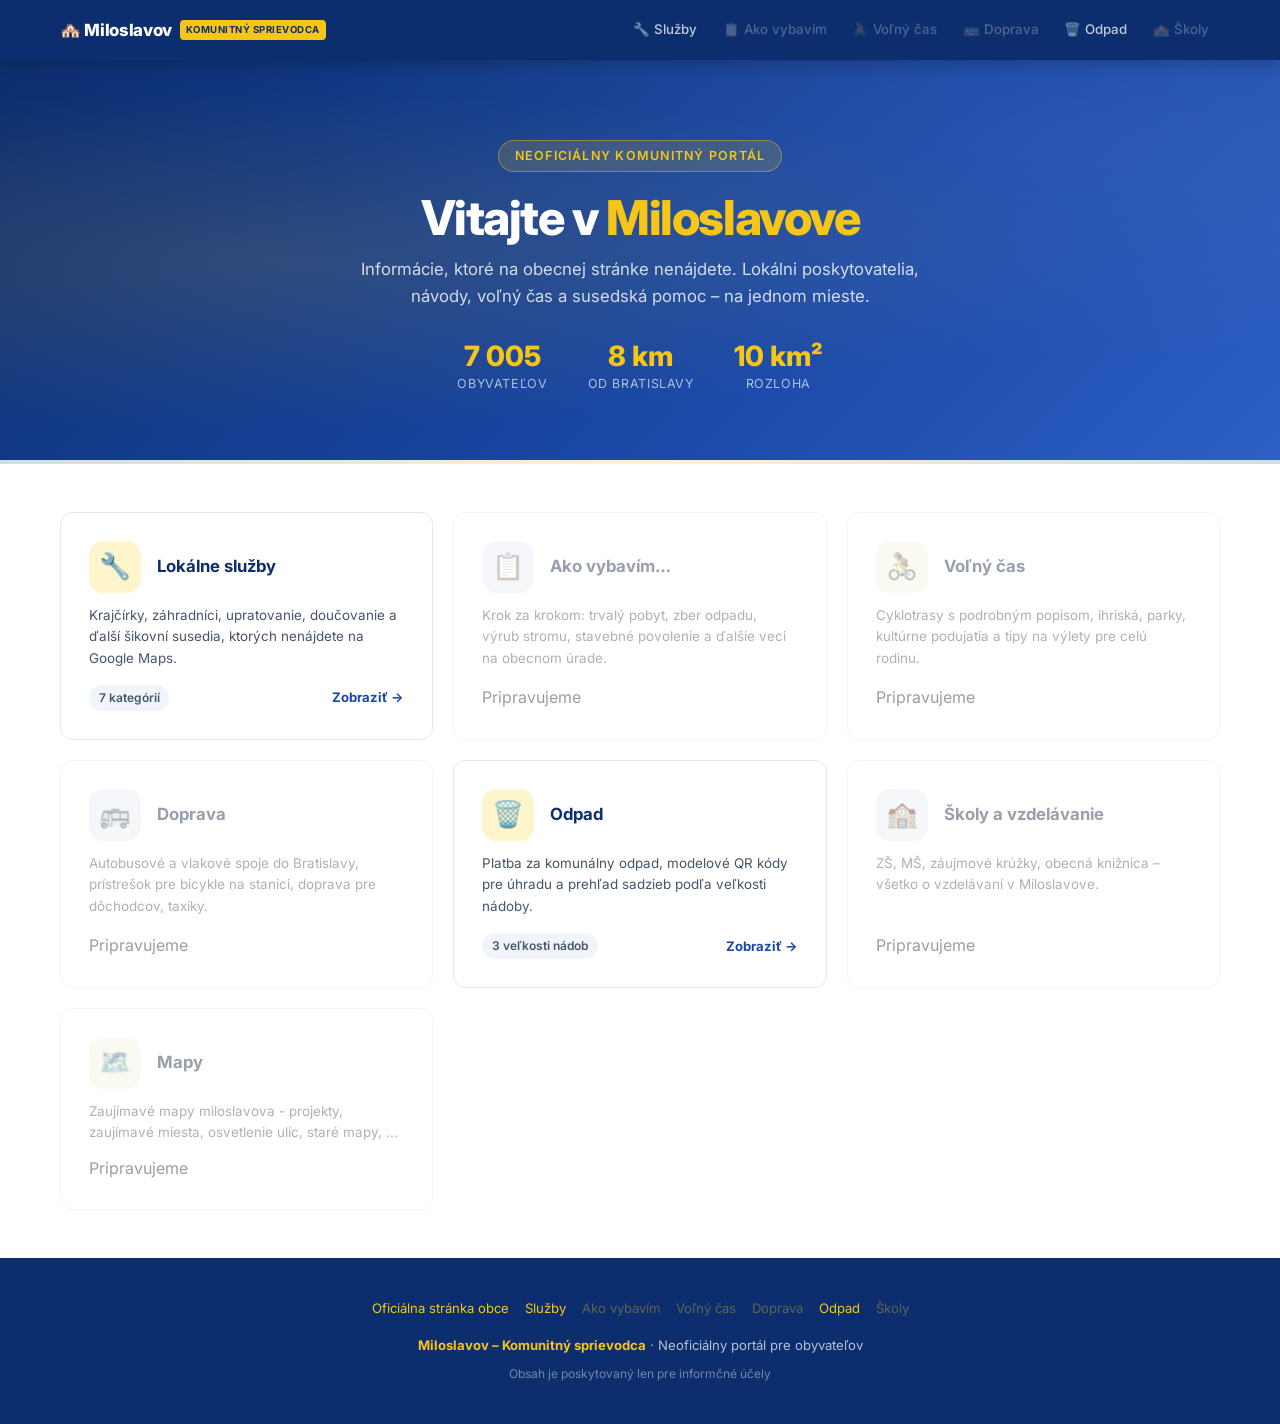
<file: index.html>
<!DOCTYPE html>
<html lang="sk">
<head>
  <meta charset="UTF-8" />
  <meta name="viewport" content="width=device-width, initial-scale=1.0" />
  <title>Miloslavov – Komunitný sprievodca</title>
  <meta name="description" content="Neoficiálny informačný portál pre obyvateľov obce Miloslavov." />
  <link rel="preconnect" href="https://fonts.googleapis.com" />
  <link rel="preconnect" href="https://fonts.gstatic.com" crossorigin />
  <link href="https://fonts.googleapis.com/css2?family=Inter:wght@400;500;600;700;800&display=swap" rel="stylesheet" />
  <link rel="stylesheet" href="assets/style.css" />
</head>
<body>
<script src="assets/nav.js"></script>
<header class="hero">
  <div class="hero-content">
    <div class="hero-label">Neoficiálny komunitný portál</div>
    <h1>Vitajte v <span>Miloslavove</span></h1>
    <p>Informácie, ktoré na obecnej stránke nenájdete. Lokálni poskytovatelia, návody, voľný čas a susedská pomoc – na jednom mieste.</p>
    <div class="hero-stats">
      <div class="hero-stat"><span class="num">7 005</span><span class="lbl">obyvateľov</span></div>
      <div class="hero-stat"><span class="num">8 km</span><span class="lbl">od Bratislavy</span></div>
      <div class="hero-stat"><span class="num">10 km²</span><span class="lbl">rozloha</span></div>
    </div>
  </div>
</header>
<div class="colored-divider"></div>
<main class="page-wrapper">
  <div class="hub-grid">
    <a href="sluzby/" class="hub-card">
      <div class="hub-card-top"><div class="hub-emoji yellow">🔧</div><h3>Lokálne služby</h3></div>
      <p>Krajčírky, záhradníci, upratovanie, doučovanie a ďalší šikovní susedia, ktorých nenájdete na Google Maps.</p>
      <div class="hub-card-footer"><span class="hub-count">7 kategórií</span><span class="hub-arrow">Zobraziť →</span></div>
    </a>
    <a href="ako-vybavim/" class="hub-card disabled">
      <div class="hub-card-top"><div class="hub-emoji">📋</div><h3>Ako vybavím…</h3></div>
      <p>Krok za krokom: trvalý pobyt, zber odpadu, výrub stromu, stavebné povolenie a ďalšie veci na obecnom úrade.</p>
      <div class="hub-coming-soon">Pripravujeme</div>
    </a>
    <a href="volny-cas/" class="hub-card disabled">
      <div class="hub-card-top"><div class="hub-emoji yellow">🚴</div><h3>Voľný čas</h3></div>
      <p>Cyklotrasy s podrobným popisom, ihriská, parky, kultúrne podujatia a tipy na výlety pre celú rodinu.</p>
      <div class="hub-coming-soon">Pripravujeme</div>
    </a>
    <a href="doprava/" class="hub-card disabled">
      <div class="hub-card-top"><div class="hub-emoji">🚌</div><h3>Doprava</h3></div>
      <p>Autobusové a vlakové spoje do Bratislavy, prístrešok pre bicykle na stanici, doprava pre dôchodcov, taxíky.</p>
      <div class="hub-coming-soon">Pripravujeme</div>
    </a>
    <a href="odpad/" class="hub-card">
      <div class="hub-card-top"><div class="hub-emoji yellow">🗑️</div><h3>Odpad</h3></div>
      <p>Platba za komunálny odpad, modelové QR kódy pre úhradu a prehľad sadzieb podľa veľkosti nádoby.</p>
      <div class="hub-card-footer"><span class="hub-count">3 veľkosti nádob</span><span class="hub-arrow">Zobraziť →</span></div>
    </a>
    <a href="skoly/" class="hub-card disabled">
      <div class="hub-card-top"><div class="hub-emoji">🏫</div><h3>Školy a vzdelávanie</h3></div>
      <p>ZŠ, MŠ, záujmové krúžky, obecná knižnica – všetko o vzdelávaní v Miloslavove.</p>
      <div class="hub-coming-soon">Pripravujeme</div>
    </a>
    <a href="mapy/" class="hub-card disabled">
      <div class="hub-card-top"><div class="hub-emoji yellow">🗺️</div><h3>Mapy</h3></div>
      <p>Zaujímavé mapy miloslavova - projekty, zaujímavé miesta, osvetlenie ulíc, staré mapy, ...</p>
      <div class="hub-coming-soon">Pripravujeme</div>
    </a>
  </div>
</main>
<footer>
  <div class="footer-links">
    <a href="https://www.miloslavov.sk" target="_blank" rel="noopener">Oficiálna stránka obce</a>
    <a href="sluzby/">Služby</a>
    <a href="ako-vybavim/" class="disabled">Ako vybavím</a>
    <a href="volny-cas/" class="disabled">Voľný čas</a>
    <a href="doprava/" class="disabled">Doprava</a>
    <a href="odpad/">Odpad</a>
    <a href="skoly/" class="disabled">Školy</a>
  </div>
  <p><strong>Miloslavov – Komunitný sprievodca</strong> · Neoficiálny portál pre obyvateľov</p>
  <p style="margin-top:0.5rem;font-size:0.75rem;opacity:0.6;">Obsah je poskytovaný len pre informčné účely</p>
</footer>
</body>
</html>
</file>
<file: assets/style.css>
/* ===================== PREMENNÉ / FARBY ===================== */
:root {
  --blue:        #1948A7;
  --blue-dark:   #0D2E6E;
  --blue-light:  #E8F0FC;
  --blue-mid:    #2D5FC4;
  --yellow:      #F5C518;
  --yellow-dark: #D4A900;
  --yellow-light:#FEF5CC;
  --white:       #FFFFFF;
  --gray-50:     #F8FAFC;
  --gray-100:    #F1F5F9;
  --gray-200:    #E2E8F0;
  --gray-600:    #475569;
  --gray-700:    #334155;
  --gray-800:    #1E293B;
  --radius:      12px;
  --shadow:      0 4px 24px rgba(25,72,167,0.10);
  --shadow-md:   0 8px 32px rgba(25,72,167,0.16);
  --max-w:       1200px;
}

/* ===================== RESET ===================== */
*, *::before, *::after { box-sizing: border-box; margin: 0; padding: 0; }
html { scroll-behavior: smooth; }
body {
  font-family: 'Inter', system-ui, -apple-system, sans-serif;
  color: var(--gray-800);
  background: var(--white);
  line-height: 1.6;
}
a { color: inherit; text-decoration: none; }
ul { list-style: none; }

/* ===================== NAV ===================== */
.nav-wrapper {
  position: sticky;
  top: 0;
  z-index: 100;
  background: var(--blue-dark);
  box-shadow: 0 2px 16px rgba(0,0,0,0.25);
}
.nav-inner {
  max-width: var(--max-w);
  margin: 0 auto;
  padding: 0 1.25rem;
  display: flex;
  align-items: center;
  gap: 1rem;
  height: 60px;
}
.nav-brand {
  display: flex;
  align-items: center;
  gap: 0.5rem;
  color: var(--white);
  font-weight: 800;
  font-size: 1.05rem;
  letter-spacing: -0.02em;
  white-space: nowrap;
  flex-shrink: 0;
}
.nav-brand .badge {
  background: var(--yellow);
  color: var(--blue-dark);
  font-size: 0.6rem;
  font-weight: 700;
  padding: 2px 6px;
  border-radius: 4px;
  text-transform: uppercase;
  letter-spacing: 0.05em;
}
.nav-sep { flex: 1; }
.nav-links {
  display: flex;
  align-items: center;
  gap: 0.2rem;
  overflow-x: auto;
  scrollbar-width: none;
}
.nav-links::-webkit-scrollbar { display: none; }
.nav-links a {
  color: rgba(255,255,255,0.75);
  font-size: 0.83rem;
  font-weight: 500;
  padding: 0.4rem 0.7rem;
  border-radius: 8px;
  white-space: nowrap;
  transition: background 0.18s, color 0.18s;
}
.nav-links a:hover,
.nav-links a.active {
  background: rgba(255,255,255,0.13);
  color: var(--white);
}
.nav-links a.disabled {
  opacity: 0.35;
  cursor: not-allowed;
  pointer-events: none;
}

/* ===================== BREADCRUMB ===================== */
.breadcrumb-bar {
  background: var(--blue-light);
  border-bottom: 1px solid var(--gray-200);
  padding: 0.5rem 1.25rem;
}
.breadcrumb {
  max-width: var(--max-w);
  margin: 0 auto;
  display: flex;
  align-items: center;
  gap: 0.4rem;
  font-size: 0.8rem;
  color: var(--gray-600);
  flex-wrap: wrap;
}
.breadcrumb a { color: var(--blue); font-weight: 500; }
.breadcrumb a:hover { text-decoration: underline; }
.breadcrumb .sep { color: var(--gray-600); opacity: 0.5; }
.breadcrumb .current { color: var(--gray-800); font-weight: 600; }

/* ===================== HERO ===================== */
.hero {
  background: linear-gradient(135deg, var(--blue-dark) 0%, var(--blue) 60%, var(--blue-mid) 100%);
  color: var(--white);
  padding: 5rem 1.25rem 4rem;
  text-align: center;
  position: relative;
  overflow: hidden;
}
.hero::before {
  content: '';
  position: absolute;
  inset: 0;
  background:
    radial-gradient(ellipse at 20% 50%, rgba(245,197,24,0.12) 0%, transparent 60%),
    radial-gradient(ellipse at 80% 20%, rgba(255,255,255,0.06) 0%, transparent 50%);
}
.hero.compact { padding: 3rem 1.25rem 2.5rem; }
.hero-content { position: relative; max-width: 720px; margin: 0 auto; }
.hero-label {
  display: inline-block;
  background: rgba(245,197,24,0.15);
  border: 1px solid rgba(245,197,24,0.4);
  color: var(--yellow);
  font-size: 0.78rem;
  font-weight: 600;
  letter-spacing: 0.1em;
  text-transform: uppercase;
  padding: 0.3rem 1rem;
  border-radius: 100px;
  margin-bottom: 1.25rem;
}
.hero h1 {
  font-size: clamp(2rem, 5vw, 3rem);
  font-weight: 800;
  letter-spacing: -0.03em;
  line-height: 1.1;
  margin-bottom: 0.75rem;
}
.hero h1 span { color: var(--yellow); }
.hero p {
  font-size: 1.05rem;
  color: rgba(255,255,255,0.8);
  max-width: 560px;
  margin: 0 auto 2rem;
}
.hero-stats {
  display: flex;
  justify-content: center;
  gap: 2.5rem;
  flex-wrap: wrap;
}
.hero-stat .num {
  display: block;
  font-size: 1.75rem;
  font-weight: 800;
  color: var(--yellow);
  line-height: 1;
}
.hero-stat .lbl {
  font-size: 0.78rem;
  color: rgba(255,255,255,0.65);
  text-transform: uppercase;
  letter-spacing: 0.05em;
}

/* ===================== WRAPPER ===================== */
.page-wrapper {
  max-width: var(--max-w);
  margin: 0 auto;
  padding: 3rem 1.25rem;
}
.page-wrapper.tight { padding-top: 2rem; }

/* ===================== SEKCIA ===================== */
.section-header {
  display: flex;
  align-items: flex-start;
  gap: 1rem;
  margin-bottom: 2rem;
}
.section-icon {
  flex-shrink: 0;
  width: 52px;
  height: 52px;
  border-radius: 14px;
  display: flex;
  align-items: center;
  justify-content: center;
  font-size: 1.5rem;
  background: var(--blue);
  color: var(--white);
}
.section-icon.yellow { background: var(--yellow); color: var(--blue-dark); }
.section-icon.green  { background: #1A7A4A; color: var(--white); }
.section-title-group h2 {
  font-size: 1.5rem;
  font-weight: 800;
  letter-spacing: -0.02em;
  color: var(--blue-dark);
  margin-bottom: 0.25rem;
}
.section-title-group p { color: var(--gray-600); font-size: 0.93rem; }

/* ===================== HUB KARTY (index.html) ===================== */
.hub-grid {
  display: grid;
  grid-template-columns: repeat(auto-fill, minmax(320px, 1fr));
  gap: 1.25rem;
}
.hub-card {
  background: var(--white);
  border: 1px solid var(--gray-200);
  border-radius: var(--radius);
  padding: 1.75rem;
  display: flex;
  flex-direction: column;
  gap: 0.75rem;
  transition: box-shadow 0.2s, transform 0.2s, border-color 0.2s;
  text-decoration: none;
  color: inherit;
}
.hub-card:hover {
  box-shadow: var(--shadow-md);
  transform: translateY(-3px);
  border-color: var(--blue);
}
.hub-card-top {
  display: flex;
  align-items: center;
  gap: 1rem;
}
.hub-emoji {
  width: 52px;
  height: 52px;
  border-radius: 14px;
  display: flex;
  align-items: center;
  justify-content: center;
  font-size: 1.6rem;
  flex-shrink: 0;
  background: var(--blue-light);
}
.hub-emoji.yellow { background: var(--yellow-light); }
.hub-emoji.green  { background: #E6F5EE; }
.hub-card h3 { font-size: 1.05rem; font-weight: 700; color: var(--blue-dark); }
.hub-card p  { font-size: 0.84rem; color: var(--gray-600); flex: 1; }
.hub-card-footer {
  display: flex;
  align-items: center;
  justify-content: space-between;
  margin-top: 0.25rem;
}
.hub-count {
  font-size: 0.75rem;
  font-weight: 600;
  color: var(--gray-600);
  background: var(--gray-100);
  padding: 0.2rem 0.6rem;
  border-radius: 100px;
}
.hub-arrow {
  font-size: 0.82rem;
  font-weight: 700;
  color: var(--blue);
  display: flex;
  align-items: center;
  gap: 0.25rem;
  transition: gap 0.18s;
}
.hub-card:hover .hub-arrow { gap: 0.5rem; }

/* ── DISABLED HUB KARTA ── */
.hub-card.disabled {
  opacity: 0.45;
  filter: grayscale(0.6);
  cursor: not-allowed;
  pointer-events: none;
}
.hub-card.disabled .hub-arrow { display: none; }

/* ===================== SERVICE KARTY ===================== */
.services-grid {
  display: grid;
  grid-template-columns: repeat(auto-fill, minmax(280px, 1fr));
  gap: 1.25rem;
}
.service-card {
  background: var(--white);
  border: 1px solid var(--gray-200);
  border-radius: var(--radius);
  padding: 1.25rem 1.5rem;
  transition: box-shadow 0.2s, transform 0.2s, border-color 0.2s;
}
.service-card:hover {
  box-shadow: var(--shadow-md);
  transform: translateY(-2px);
  border-color: var(--blue);
}
.service-cat-label {
  display: inline-flex;
  align-items: center;
  gap: 0.35rem;
  font-size: 0.7rem;
  font-weight: 700;
  text-transform: uppercase;
  letter-spacing: 0.08em;
  color: var(--blue);
  background: var(--blue-light);
  padding: 0.2rem 0.6rem;
  border-radius: 100px;
  margin-bottom: 0.75rem;
}
.service-card h3 { font-size: 1rem; font-weight: 700; margin-bottom: 0.3rem; color: var(--gray-800); }
.service-card .desc { font-size: 0.85rem; color: var(--gray-600); margin-bottom: 0.75rem; }
.contact-list { display: flex; flex-direction: column; gap: 0.3rem; }
.contact-item {
  display: flex;
  align-items: center;
  gap: 0.5rem;
  font-size: 0.82rem;
  color: var(--gray-700);
}
.contact-item .icon {
  width: 20px;
  height: 20px;
  background: var(--yellow-light);
  border-radius: 5px;
  display: flex;
  align-items: center;
  justify-content: center;
  font-size: 0.75rem;
  flex-shrink: 0;
}
.add-service-card {
  background: none;
  border: 2px dashed var(--gray-200);
  border-radius: var(--radius);
  padding: 1.25rem 1.5rem;
  display: flex;
  flex-direction: column;
  align-items: center;
  justify-content: center;
  gap: 0.5rem;
  color: var(--gray-600);
  font-size: 0.85rem;
  text-align: center;
  min-height: 140px;
  transition: border-color 0.2s, color 0.2s;
  cursor: pointer;
}
.add-service-card:hover { border-color: var(--blue); color: var(--blue); }
.add-service-card .plus { font-size: 1.5rem; line-height: 1; font-weight: 300; }

/* ===================== HOW-TO ===================== */
.howto-list { display: flex; flex-direction: column; gap: 1rem; }
.howto-item {
  background: var(--white);
  border: 1px solid var(--gray-200);
  border-left: 4px solid var(--blue);
  border-radius: var(--radius);
  padding: 1.25rem 1.5rem;
  display: flex;
  gap: 1rem;
  align-items: flex-start;
  transition: box-shadow 0.2s;
}
.howto-item:hover { box-shadow: var(--shadow); }
.howto-num {
  flex-shrink: 0;
  width: 32px;
  height: 32px;
  background: var(--blue);
  color: var(--white);
  font-weight: 800;
  font-size: 0.85rem;
  border-radius: 8px;
  display: flex;
  align-items: center;
  justify-content: center;
}
.howto-content h3 { font-size: 0.95rem; font-weight: 700; margin-bottom: 0.25rem; color: var(--blue-dark); }
.howto-content p  { font-size: 0.82rem; color: var(--gray-600); margin-bottom: 0.5rem; }
.howto-tags { display: flex; flex-wrap: wrap; gap: 0.35rem; }

/* ===================== TAGY ===================== */
.tag {
  font-size: 0.7rem;
  font-weight: 600;
  padding: 0.15rem 0.55rem;
  border-radius: 100px;
  background: var(--blue-light);
  color: var(--blue);
}
.tag.yellow { background: var(--yellow-light); color: var(--yellow-dark); }
.tag.green  { background: #E6F5EE; color: #1A7A4A; }
.tag.gray   { background: var(--gray-100); color: var(--gray-700); }

/* ===================== TRASY (cyklotrasy) ===================== */
.route-list { display: flex; flex-direction: column; gap: 1.5rem; }
.route-card {
  background: var(--white);
  border: 1px solid var(--gray-200);
  border-radius: var(--radius);
  overflow: hidden;
  transition: box-shadow 0.2s;
}
.route-card:hover { box-shadow: var(--shadow-md); }
.route-header {
  display: flex;
  align-items: center;
  justify-content: space-between;
  padding: 1.25rem 1.5rem;
  border-bottom: 1px solid var(--gray-200);
  gap: 1rem;
  flex-wrap: wrap;
}
.route-title-area { display: flex; align-items: center; gap: 0.75rem; }
.route-num {
  width: 36px;
  height: 36px;
  background: var(--blue);
  color: var(--white);
  font-weight: 800;
  font-size: 0.9rem;
  border-radius: 9px;
  display: flex;
  align-items: center;
  justify-content: center;
  flex-shrink: 0;
}
.route-name { font-size: 1.05rem; font-weight: 700; color: var(--blue-dark); }
.route-meta {
  display: flex;
  gap: 0.75rem;
  flex-wrap: wrap;
}
.route-badge {
  display: flex;
  align-items: center;
  gap: 0.3rem;
  font-size: 0.78rem;
  font-weight: 600;
  padding: 0.25rem 0.7rem;
  border-radius: 100px;
  background: var(--gray-100);
  color: var(--gray-700);
}
.route-badge.easy   { background: #E6F5EE; color: #1A7A4A; }
.route-badge.medium { background: var(--yellow-light); color: var(--yellow-dark); }
.route-badge.hard   { background: #FEECEC; color: #C0392B; }
.route-body { padding: 1.25rem 1.5rem; }
.route-body p { font-size: 0.88rem; color: var(--gray-700); margin-bottom: 1rem; line-height: 1.7; }
.route-points { display: flex; flex-direction: column; gap: 0; margin-bottom: 1rem; }
.route-point {
  display: flex;
  align-items: flex-start;
  gap: 0.75rem;
  padding: 0.5rem 0;
  border-bottom: 1px solid var(--gray-100);
  font-size: 0.83rem;
  color: var(--gray-700);
}
.route-point:last-child { border-bottom: none; }
.route-dot {
  width: 20px;
  height: 20px;
  border-radius: 50%;
  background: var(--blue);
  border: 3px solid var(--blue-light);
  flex-shrink: 0;
  margin-top: 0.1rem;
}
.route-dot.start { background: #1A7A4A; border-color: #E6F5EE; }
.route-dot.end   { background: var(--yellow-dark); border-color: var(--yellow-light); }
.route-footer {
  padding: 0.75rem 1.5rem;
  background: var(--gray-50);
  border-top: 1px solid var(--gray-200);
  display: flex;
  gap: 0.75rem;
  flex-wrap: wrap;
  align-items: center;
}

/* ===================== LINK BTN ===================== */
.link-btn {
  display: inline-flex;
  align-items: center;
  gap: 0.35rem;
  font-size: 0.82rem;
  font-weight: 600;
  color: var(--blue);
  padding: 0.35rem 0.9rem;
  border: 1.5px solid var(--blue);
  border-radius: 8px;
  transition: background 0.18s, color 0.18s;
}
.link-btn:hover { background: var(--blue); color: var(--white); }
.link-btn.secondary {
  color: var(--gray-700);
  border-color: var(--gray-200);
}
.link-btn.secondary:hover { background: var(--gray-100); color: var(--gray-800); }

/* ===================== DISCLAIMER ===================== */
.disclaimer {
  background: var(--yellow-light);
  border: 1px solid var(--yellow-dark);
  border-radius: var(--radius);
  padding: 1rem 1.5rem;
  display: flex;
  gap: 0.75rem;
  align-items: flex-start;
  font-size: 0.82rem;
  color: var(--gray-700);
  margin-bottom: 2rem;
}
.disclaimer-icon { font-size: 1.1rem; flex-shrink: 0; margin-top: 0.1rem; }

/* ===================== DIVIDER ===================== */
.section-divider {
  height: 1px;
  background: var(--gray-200);
  margin: 0;
}
.colored-divider {
  height: 4px;
  background: linear-gradient(90deg, var(--blue) 0%, var(--yellow) 50%, var(--blue) 100%);
  opacity: 0.2;
}

/* ===================== FOOTER ===================== */
footer {
  background: var(--blue-dark);
  color: rgba(255,255,255,0.7);
  padding: 2.5rem 1.25rem;
  text-align: center;
  font-size: 0.82rem;
}
footer strong { color: var(--yellow); }
footer a { color: var(--yellow); }
footer a:hover { text-decoration: underline; }
footer a.disabled {
  opacity: 0.35;
  cursor: not-allowed;
  pointer-events: none;
  text-decoration: none;
}
.footer-links {
  display: flex;
  justify-content: center;
  flex-wrap: wrap;
  gap: 1rem;
  margin-bottom: 1rem;
}

/* ===================== FILTER LIŠTA ===================== */
.filter-wrapper {
  background: var(--white);
  border-bottom: 1px solid var(--gray-200);
  position: sticky;
  top: 60px;
  z-index: 90;
  box-shadow: 0 2px 8px rgba(0,0,0,0.06);
}
.filter-inner {
  max-width: var(--max-w);
  margin: 0 auto;
  padding: 0.6rem 1.25rem;
  display: flex;
  gap: 0.4rem;
  overflow-x: auto;
  scrollbar-width: none;
  align-items: center;
}
.filter-inner::-webkit-scrollbar { display: none; }
.filter-label {
  font-size: 0.75rem;
  font-weight: 700;
  color: var(--gray-600);
  white-space: nowrap;
  text-transform: uppercase;
  letter-spacing: 0.06em;
  margin-right: 0.25rem;
  flex-shrink: 0;
}
.cat-btn {
  display: flex;
  align-items: center;
  gap: 0.3rem;
  font-family: inherit;
  font-size: 0.82rem;
  font-weight: 600;
  color: var(--gray-700);
  background: var(--gray-100);
  border: 1.5px solid transparent;
  border-radius: 100px;
  padding: 0.35rem 0.9rem;
  cursor: pointer;
  white-space: nowrap;
  transition: background 0.16s, color 0.16s, border-color 0.16s;
}
.cat-btn:hover { background: var(--blue-light); color: var(--blue); }
.cat-btn.active { background: var(--blue); color: var(--white); border-color: var(--blue); }
.cat-btn .cat-count {
  background: rgba(255,255,255,0.25);
  border-radius: 100px;
  padding: 0 5px;
  font-size: 0.7rem;
  font-weight: 700;
  min-width: 18px;
  text-align: center;
}
.cat-btn:not(.active) .cat-count { background: var(--gray-200); color: var(--gray-600); }

/* ===================== SEKCIE KATEGÓRIÍ (sluzby) ===================== */
.cat-section { margin-bottom: 3rem; }
.cat-section-header {
  display: flex;
  align-items: center;
  gap: 0.75rem;
  margin-bottom: 1.25rem;
  padding-bottom: 0.75rem;
  border-bottom: 2px solid var(--gray-200);
}
.cat-section-icon {
  width: 40px;
  height: 40px;
  border-radius: 10px;
  background: var(--blue-light);
  display: flex;
  align-items: center;
  justify-content: center;
  font-size: 1.2rem;
  flex-shrink: 0;
}
.cat-section-header h2 { font-size: 1.15rem; font-weight: 800; color: var(--blue-dark); margin: 0; }
.cat-section-header .cat-tag {
  margin-left: auto;
  font-size: 0.72rem;
  font-weight: 600;
  color: var(--gray-600);
  background: var(--gray-100);
  padding: 0.2rem 0.6rem;
  border-radius: 100px;
  white-space: nowrap;
}
.cat-section.hidden { display: none; }
.service-card.hidden,
.add-service-card.hidden { display: none; }

/* ── PRÁZDNY STAV ── */
.empty-state { display: none; text-align: center; padding: 3rem 1rem; color: var(--gray-600); }
.empty-state .big { font-size: 2.5rem; margin-bottom: 0.5rem; }
.empty-state p { font-size: 0.9rem; }

/* ── MAPY BANNER ── */
.maps-banner {
  background: var(--blue-light);
  border: 1px solid rgba(25,72,167,0.2);
  border-radius: var(--radius);
  padding: 1.1rem 1.5rem;
  display: flex;
  gap: 1rem;
  align-items: flex-start;
  margin-bottom: 2rem;
  flex-wrap: wrap;
}
.maps-banner-text { flex: 1; min-width: 200px; }
.maps-banner-text strong { color: var(--blue-dark); font-size: 0.9rem; display: block; margin-bottom: 0.2rem; }
.maps-banner-text p { font-size: 0.8rem; color: var(--gray-700); margin: 0; }
.maps-banner-links { display: flex; gap: 0.5rem; flex-wrap: wrap; align-items: center; }
.map-link-btn {
  display: inline-flex;
  align-items: center;
  gap: 0.35rem;
  font-size: 0.8rem;
  font-weight: 700;
  padding: 0.45rem 1rem;
  border-radius: 8px;
  transition: opacity 0.18s;
  white-space: nowrap;
}
.map-link-btn:hover { opacity: 0.85; }
.map-link-btn.mapy { background: #E3001B; color: var(--white); }
.map-link-btn.google { background: var(--white); color: var(--gray-800); border: 1.5px solid var(--gray-200); }

/* ── MAP BUTTONS (karty služieb) ── */
.map-links { display: flex; gap: 0.5rem; flex-wrap: wrap; align-items: center; margin-top: 0.9rem; }
.map-btn {
  display: inline-flex;
  align-items: center;
  gap: 0.4rem;
  font-size: 0.8rem;
  font-weight: 700;
  padding: 0.4rem 0.85rem;
  border-radius: 8px;
  transition: opacity 0.18s;
  white-space: nowrap;
}
.map-btn:hover { opacity: 0.85; }
.map-btn-icon { width: 16px; height: 16px; flex-shrink: 0; object-fit: contain; }
.map-btn.mapy-com,
.map-btn.google-maps { background: var(--white); color: var(--gray-800); border: 1.5px solid var(--gray-200); }
.map-btn:hover { border-color: var(--gray-400, var(--gray-200)); }

/* ===================== GUIDE KARTY (ako-vybavim) ===================== */
.guide-list { display: flex; flex-direction: column; gap: 1rem; }
.guide-card {
  background: var(--white);
  border: 1px solid var(--gray-200);
  border-left: 4px solid var(--blue);
  border-radius: var(--radius);
  overflow: hidden;
  transition: box-shadow 0.2s;
}
.guide-card.yellow { border-left-color: var(--yellow-dark); }
.guide-card.green  { border-left-color: #1A7A4A; }
.guide-card.hidden { display: none; }
.guide-card:hover  { box-shadow: var(--shadow); }
.guide-header {
  display: flex;
  align-items: center;
  gap: 1rem;
  padding: 1.1rem 1.5rem;
  cursor: pointer;
  user-select: none;
}
.guide-icon {
  width: 44px;
  height: 44px;
  border-radius: 12px;
  background: var(--blue-light);
  display: flex;
  align-items: center;
  justify-content: center;
  font-size: 1.4rem;
  flex-shrink: 0;
}
.guide-card.yellow .guide-icon { background: var(--yellow-light); }
.guide-card.green  .guide-icon { background: #E6F5EE; }
.guide-header-text { flex: 1; }
.guide-header-text h2 { font-size: 1rem; font-weight: 700; color: var(--blue-dark); margin-bottom: 0.15rem; }
.guide-header-meta { display: flex; gap: 0.5rem; align-items: center; flex-wrap: wrap; }
.guide-time {
  font-size: 0.72rem;
  font-weight: 600;
  color: var(--gray-600);
  background: var(--gray-100);
  padding: 0.15rem 0.55rem;
  border-radius: 100px;
}
.guide-toggle { font-size: 1.2rem; color: var(--gray-600); transition: transform 0.25s; flex-shrink: 0; }
.guide-card.open .guide-toggle { transform: rotate(180deg); }
.guide-body {
  display: none;
  padding: 0 1.5rem 1.5rem;
  border-top: 1px solid var(--gray-100);
}
.guide-card.open .guide-body { display: block; }

/* ── KROKY ── */
.steps-list { display: flex; flex-direction: column; gap: 0; margin: 1rem 0; }
.step-item {
  display: flex;
  gap: 1rem;
  align-items: flex-start;
  padding: 0.85rem 0;
  border-bottom: 1px solid var(--gray-100);
}
.step-item:last-child { border-bottom: none; }
.step-num {
  flex-shrink: 0;
  width: 28px;
  height: 28px;
  background: var(--blue);
  color: var(--white);
  font-weight: 800;
  font-size: 0.78rem;
  border-radius: 8px;
  display: flex;
  align-items: center;
  justify-content: center;
  margin-top: 0.1rem;
}
.guide-card.yellow .step-num { background: var(--yellow-dark); }
.guide-card.green  .step-num { background: #1A7A4A; }
.step-content strong { font-size: 0.9rem; color: var(--gray-800); display: block; margin-bottom: 0.15rem; }
.step-content p { font-size: 0.82rem; color: var(--gray-600); margin: 0; }
.step-content a { color: var(--blue); text-decoration: underline; }

/* ── ZOZNAM DOKLADOV ── */
.doc-box {
  background: var(--gray-50);
  border: 1px solid var(--gray-200);
  border-radius: 8px;
  padding: 0.85rem 1.1rem;
  margin-top: 1rem;
}
.doc-box + .doc-box { margin-top: 0.5rem; }
.doc-box-title {
  font-size: 0.78rem;
  font-weight: 700;
  text-transform: uppercase;
  letter-spacing: 0.06em;
  color: var(--gray-600);
  margin-bottom: 0.6rem;
}
.doc-list { display: flex; flex-direction: column; gap: 0.3rem; }
.doc-item {
  display: flex;
  align-items: flex-start;
  gap: 0.5rem;
  font-size: 0.82rem;
  color: var(--gray-700);
}
.doc-item::before { content: '✓'; color: #1A7A4A; font-weight: 700; flex-shrink: 0; line-height: 1.5; }

/* ── INFO BOX ── */
.info-box {
  background: var(--blue-light);
  border: 1px solid rgba(25,72,167,0.2);
  border-radius: 8px;
  padding: 0.75rem 1rem;
  margin-top: 0.75rem;
  font-size: 0.82rem;
  color: var(--gray-700);
  display: flex;
  gap: 0.5rem;
  align-items: flex-start;
}
.info-box.yellow { background: var(--yellow-light); border-color: rgba(212,169,0,0.3); }

/* ── OBECNÝ ÚRAD KONTAKT ── */
.office-card {
  background: var(--blue-dark);
  color: var(--white);
  border-radius: var(--radius);
  padding: 1.5rem;
  display: flex;
  gap: 1.5rem;
  align-items: flex-start;
  flex-wrap: wrap;
  margin-bottom: 2rem;
}
.office-card h3 { font-size: 1rem; font-weight: 700; margin-bottom: 0.6rem; color: var(--yellow); }
.office-info { flex: 1; min-width: 200px; }
.office-item {
  display: flex;
  align-items: center;
  gap: 0.5rem;
  font-size: 0.83rem;
  color: rgba(255,255,255,0.8);
  margin-bottom: 0.35rem;
}
.office-item strong { color: var(--white); }

/* ===================== PROJEKTY ===================== */
.project-layout {
  display: grid;
  grid-template-columns: 2fr 1fr;
  gap: 1.25rem;
  margin-bottom: 2rem;
}
.project-main-card {
  background: var(--white);
  border: 1px solid var(--gray-200);
  border-radius: var(--radius);
  overflow: hidden;
}
.project-cover {
  width: 100%;
  height: 320px;
  object-fit: cover;
  border-bottom: 1px solid var(--gray-200);
}
.project-main-content {
  padding: 1.5rem;
}
.project-main-content p {
  font-size: 0.9rem;
  color: var(--gray-700);
  margin-top: 0.85rem;
}
.project-side-stack {
  display: flex;
  flex-direction: column;
  gap: 1.25rem;
}
.project-section {
  margin-top: 2.5rem;
}
.project-table-wrap {
  border: 1px solid var(--gray-200);
  border-radius: var(--radius);
  overflow: auto;
  background: var(--white);
}
.project-table {
  width: 100%;
  border-collapse: collapse;
  min-width: 760px;
}
.project-table th,
.project-table td {
  text-align: left;
  padding: 0.8rem 0.9rem;
  border-bottom: 1px solid var(--gray-100);
  font-size: 0.82rem;
}
.project-table th {
  background: var(--gray-50);
  color: var(--blue-dark);
  font-weight: 700;
  white-space: nowrap;
}
.project-table tbody tr:hover {
  background: #FBFDFF;
}

/* ===================== ODPAD – PLATBA ===================== */
.waste-grid {
  display: grid;
  grid-template-columns: minmax(0, 1.45fr) minmax(320px, 0.95fr);
  gap: 1.5rem;
  align-items: start;
}
.waste-stack {
  display: flex;
  flex-direction: column;
  gap: 1.5rem;
}
.waste-panel {
  background: var(--white);
  border: 1px solid var(--gray-200);
  border-radius: var(--radius);
  padding: 1.5rem;
}
.waste-panel h3 {
  font-size: 1.1rem;
  font-weight: 800;
  color: var(--blue-dark);
  margin-bottom: 0.35rem;
}
.waste-panel-intro {
  font-size: 0.87rem;
  color: var(--gray-600);
  margin-bottom: 1.1rem;
}
.waste-highlight-grid {
  display: grid;
  grid-template-columns: repeat(auto-fit, minmax(180px, 1fr));
  gap: 0.9rem;
}
.waste-highlight {
  background: var(--gray-50);
  border: 1px solid var(--gray-200);
  border-radius: 10px;
  padding: 1rem;
}
.waste-highlight-label {
  display: block;
  font-size: 0.72rem;
  font-weight: 700;
  text-transform: uppercase;
  letter-spacing: 0.06em;
  color: var(--gray-600);
  margin-bottom: 0.4rem;
}
.waste-highlight strong {
  display: block;
  color: var(--gray-800);
  font-size: 0.96rem;
  line-height: 1.45;
}
.waste-rates-table {
  width: 100%;
  border-collapse: collapse;
}
.waste-rates-table th,
.waste-rates-table td {
  text-align: left;
  padding: 0.85rem 0.9rem;
  border-bottom: 1px solid var(--gray-100);
  font-size: 0.84rem;
}
.waste-rates-table th {
  background: var(--gray-50);
  color: var(--blue-dark);
  font-weight: 700;
}
.waste-rates-table tbody tr:hover {
  background: #FBFDFF;
}
.waste-form {
  display: flex;
  flex-direction: column;
  gap: 1.1rem;
}
.waste-field-grid {
  display: grid;
  grid-template-columns: repeat(2, minmax(0, 1fr));
  gap: 0.9rem;
}
.waste-field {
  display: flex;
  flex-direction: column;
  gap: 0.4rem;
}
.waste-field.full-width {
  grid-column: 1 / -1;
}
.waste-field label,
.waste-fieldset legend {
  font-size: 0.82rem;
  font-weight: 700;
  color: var(--gray-700);
}
.waste-field input[type="text"] {
  width: 100%;
  border: 1px solid var(--gray-200);
  border-radius: 10px;
  padding: 0.8rem 0.9rem;
  font: inherit;
  color: var(--gray-800);
  background: var(--white);
  transition: border-color 0.18s, box-shadow 0.18s;
}
.waste-field input[type="text"]:focus {
  outline: none;
  border-color: var(--blue);
  box-shadow: 0 0 0 4px rgba(25,72,167,0.12);
}
.waste-fieldset {
  border: 0;
  display: flex;
  flex-direction: column;
  gap: 0.75rem;
}
.waste-cycle-grid {
  display: grid;
  grid-template-columns: repeat(2, minmax(0, 1fr));
  gap: 0.8rem;
}
.waste-cycle-option input,
.waste-bin-option input {
  position: absolute;
  opacity: 0;
  pointer-events: none;
}
.waste-cycle-card,
.waste-bin-card {
  display: block;
  border: 1.5px solid var(--gray-200);
  border-radius: 14px;
  background: var(--white);
  cursor: pointer;
  transition: border-color 0.18s, box-shadow 0.18s, transform 0.18s;
}
.waste-cycle-card {
  padding: 1rem;
}
.waste-cycle-card strong,
.waste-bin-card strong {
  display: block;
  color: var(--blue-dark);
  font-size: 0.95rem;
  margin-bottom: 0.2rem;
}
.waste-cycle-card span {
  display: block;
  font-size: 0.8rem;
  color: var(--gray-600);
}
.waste-bin-grid {
  display: grid;
  grid-template-columns: repeat(3, minmax(0, 1fr));
  gap: 0.9rem;
}
.waste-bin-card {
  overflow: hidden;
  height: 100%;
}
.waste-bin-card img {
  width: 100%;
  aspect-ratio: 1 / 1;
  object-fit: cover;
  border-bottom: 1px solid var(--gray-200);
}
.waste-bin-body {
  padding: 0.9rem;
}
.waste-bin-meta {
  font-size: 0.8rem;
  color: var(--gray-600);
  margin-bottom: 0.5rem;
}
.waste-bin-price {
  display: inline-flex;
  align-items: center;
  font-size: 0.8rem;
  font-weight: 700;
  color: var(--blue);
  background: var(--blue-light);
  padding: 0.25rem 0.65rem;
  border-radius: 999px;
}
.waste-cycle-option input:checked + .waste-cycle-card,
.waste-bin-option input:checked + .waste-bin-card {
  border-color: var(--blue);
  box-shadow: 0 8px 24px rgba(25,72,167,0.14);
  transform: translateY(-1px);
}
.waste-checkbox {
  display: flex;
  gap: 0.7rem;
  align-items: flex-start;
  font-size: 0.83rem;
  color: var(--gray-700);
  background: var(--gray-50);
  border: 1px solid var(--gray-200);
  border-radius: 12px;
  padding: 0.95rem 1rem;
}
.waste-checkbox input {
  width: 18px;
  height: 18px;
  margin-top: 0.1rem;
  accent-color: var(--blue);
  flex-shrink: 0;
}
.waste-actions {
  display: flex;
  flex-wrap: wrap;
  gap: 0.75rem;
  align-items: center;
}
.waste-btn {
  appearance: none;
  border: 0;
  border-radius: 10px;
  padding: 0.9rem 1.25rem;
  background: var(--blue);
  color: var(--white);
  font: inherit;
  font-size: 0.88rem;
  font-weight: 700;
  cursor: pointer;
  transition: background 0.18s, transform 0.18s;
}
.waste-btn:hover {
  background: var(--blue-dark);
  transform: translateY(-1px);
}
.waste-actions small {
  font-size: 0.76rem;
  color: var(--gray-600);
}
.waste-summary {
  display: none;
}
.waste-summary.visible {
  display: block;
}
.waste-summary-box {
  display: grid;
  gap: 1rem;
}
.waste-summary-card {
  background: var(--gray-50);
  border: 1px solid var(--gray-200);
  border-radius: 12px;
  padding: 1rem;
}
.waste-summary-card h4 {
  font-size: 0.84rem;
  font-weight: 800;
  text-transform: uppercase;
  letter-spacing: 0.06em;
  color: var(--gray-600);
  margin-bottom: 0.75rem;
}
.waste-summary-list {
  display: grid;
  gap: 0.55rem;
}
.waste-summary-row {
  display: flex;
  justify-content: space-between;
  gap: 1rem;
  font-size: 0.84rem;
  color: var(--gray-700);
}
.waste-summary-row strong {
  color: var(--gray-800);
  text-align: right;
}
.waste-qr-wrap {
  display: grid;
  justify-items: center;
  gap: 0.9rem;
  text-align: center;
}
.waste-qr-code {
  width: 100%;
  max-width: 360px;
  min-height: 360px;
  display: grid;
  place-items: center;
  background: var(--white);
  border: 1px solid var(--gray-200);
  border-radius: 14px;
  padding: 1rem;
}
.waste-qr-code img,
.waste-qr-code canvas,
.waste-qr-code svg {
  max-width: 100%;
  height: auto;
  image-rendering: pixelated;
  image-rendering: crisp-edges;
}
.waste-qr-caption {
  font-size: 0.8rem;
  color: var(--gray-600);
}
.waste-reminder-note {
  font-size: 0.8rem;
  color: #1A7A4A;
}

/* ===================== RESPONSIVE ===================== */
@media (max-width: 640px) {
  .hero { padding: 3.5rem 1rem 3rem; }
  .hero-stats { gap: 1.5rem; }
  .nav-brand .badge { display: none; }
  .page-wrapper { padding: 2rem 1rem; }
  .hub-grid { grid-template-columns: 1fr; }
  .route-header { flex-direction: column; align-items: flex-start; }
  .project-layout { grid-template-columns: 1fr; }
  .project-cover { height: 220px; }
  .waste-field-grid,
  .waste-cycle-grid,
  .waste-bin-grid {
    grid-template-columns: 1fr;
  }
}

@media (max-width: 980px) {
  .waste-grid {
    grid-template-columns: 1fr;
  }
}

.contact-item a.booking-link {
  font-weight: 600;
  text-decoration: underline;
  text-underline-offset: 3px;
}
.contact-item a.booking-link::before {
  content: "→ ";
}
</file>
